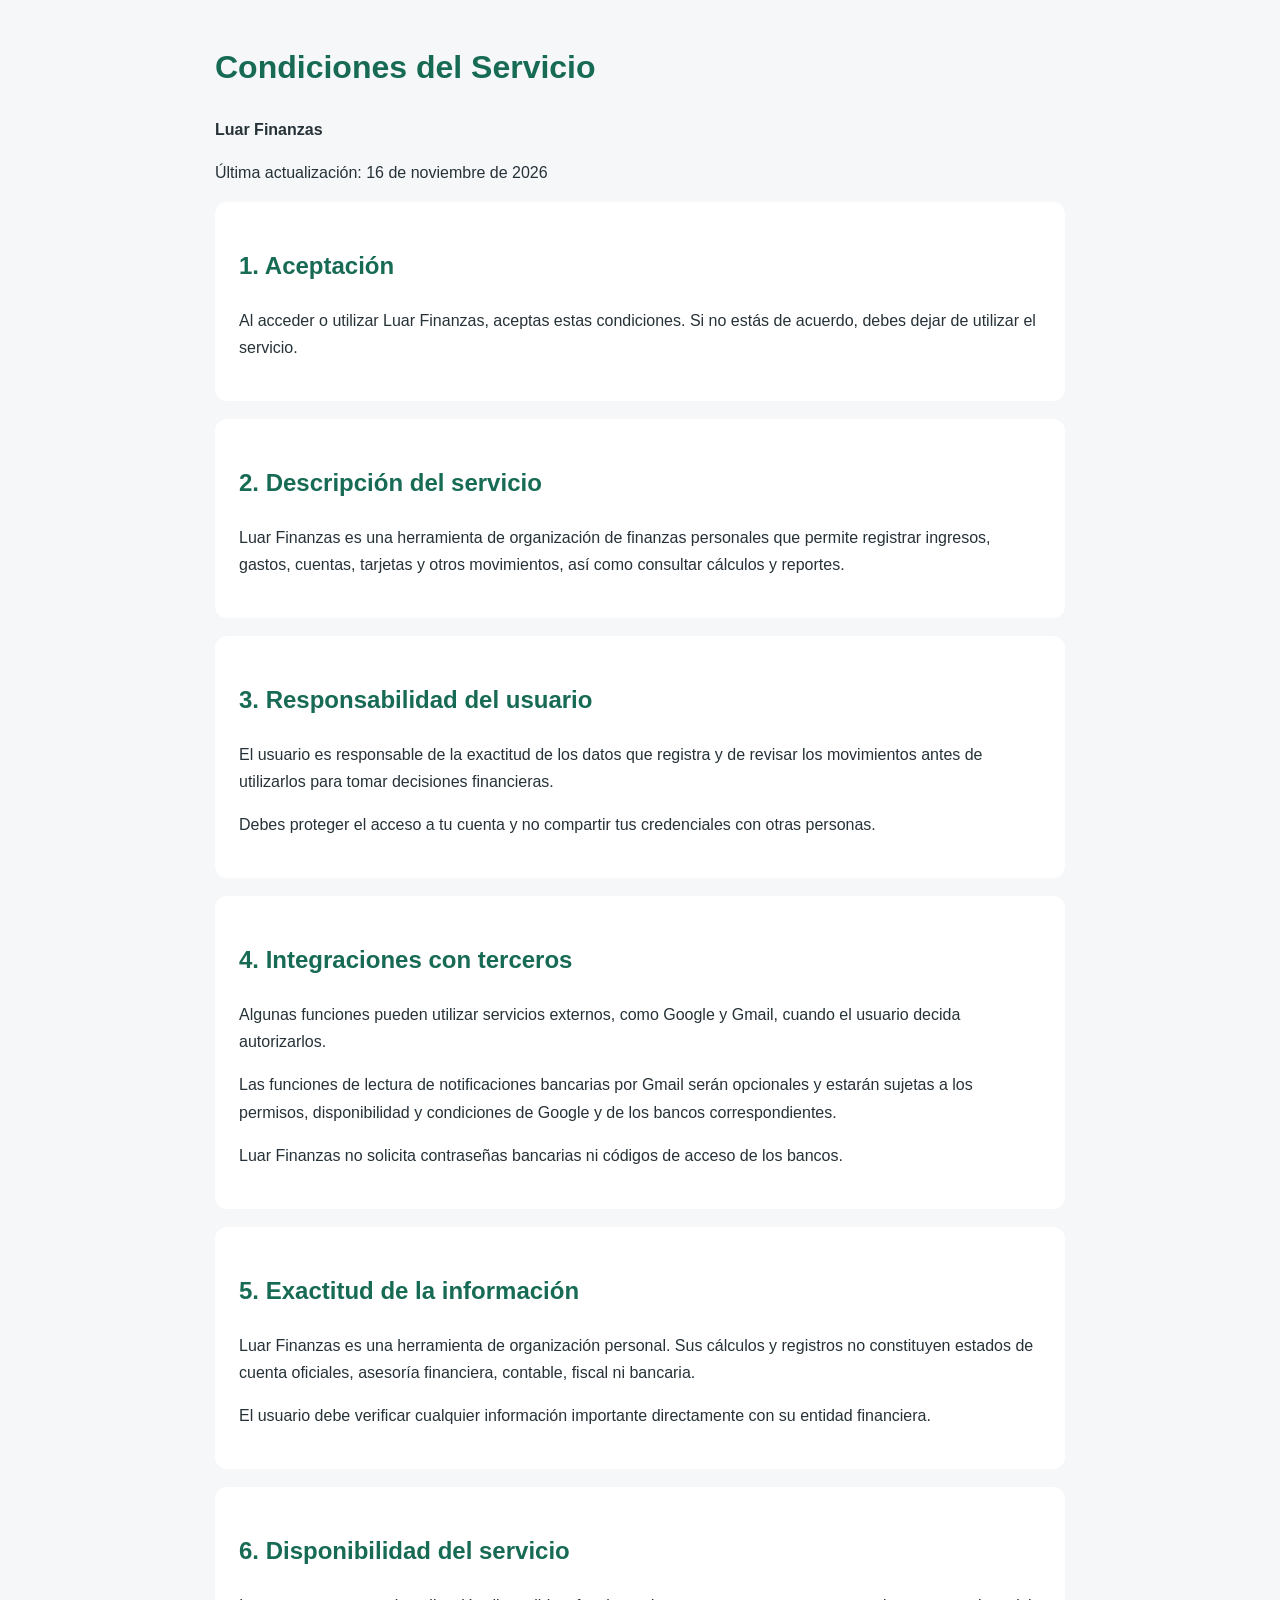
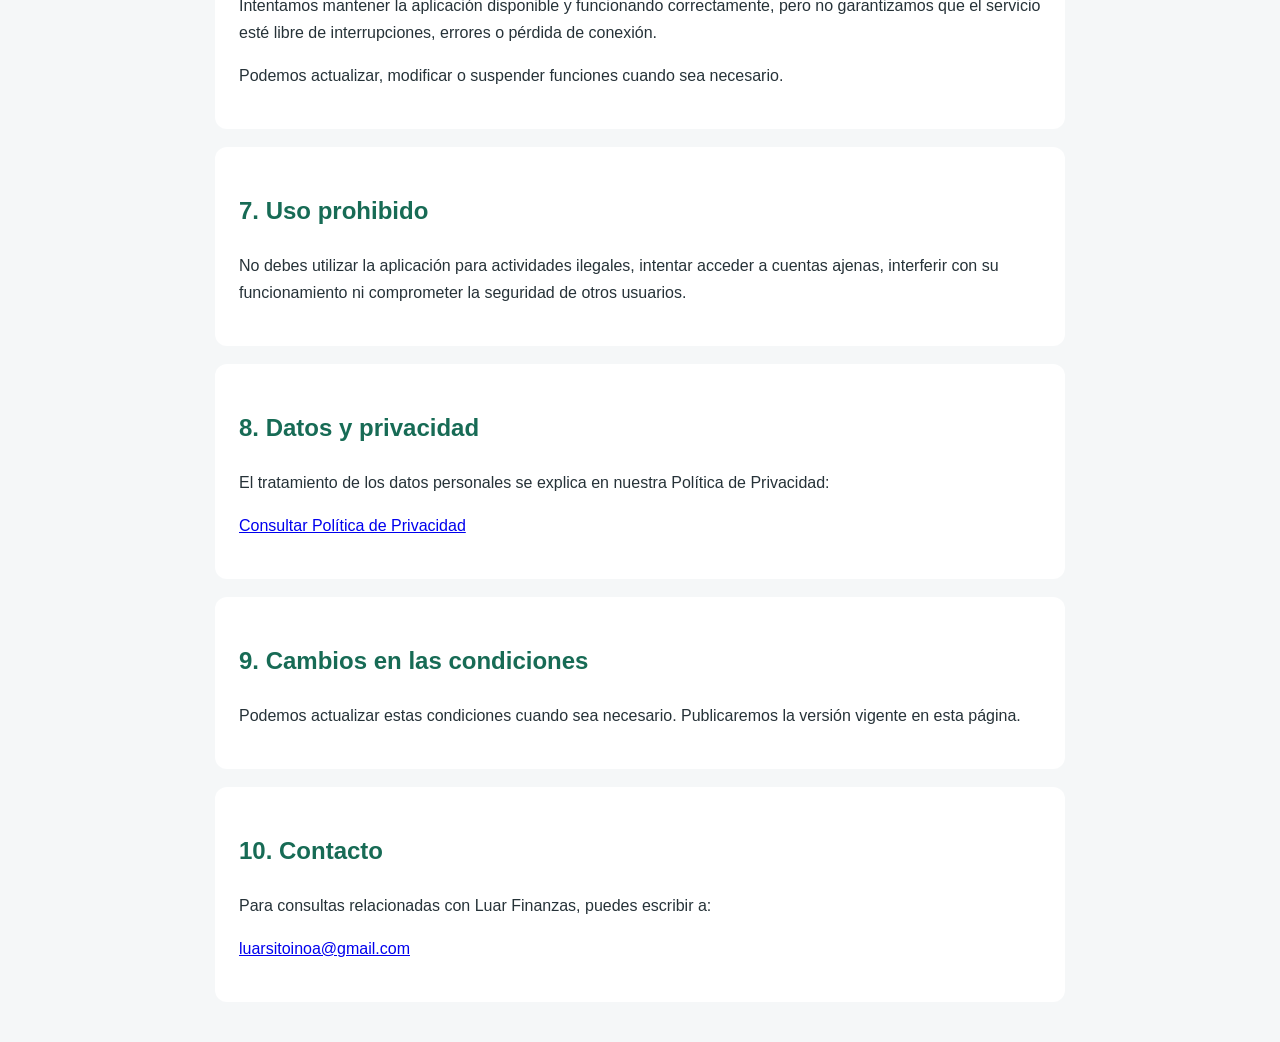
<file: condiciones.html>
<!doctype html>
<html lang="es">
<head>
  <meta charset="utf-8">
  <meta name="viewport" content="width=device-width, initial-scale=1">
  <title>Condiciones del Servicio | Luar Finanzas</title>
  <style>
    body {
      font-family: Arial, sans-serif;
      max-width: 850px;
      margin: 40px auto;
      padding: 0 20px;
      line-height: 1.7;
      color: #263238;
      background: #f5f7f8;
    }
    h1, h2 { color: #176b55; }
    section {
      background: white;
      padding: 24px;
      margin-bottom: 18px;
      border-radius: 12px;
    }
  </style>
</head>
<body>

  <h1>Condiciones del Servicio</h1>
  <p><strong>Luar Finanzas</strong></p>
  <p>Última actualización: 16 de noviembre de 2026</p>

  <section>
    <h2>1. Aceptación</h2>
    <p>Al acceder o utilizar Luar Finanzas, aceptas estas condiciones. Si no estás de acuerdo, debes dejar de utilizar el servicio.</p>
  </section>

  <section>
    <h2>2. Descripción del servicio</h2>
    <p>Luar Finanzas es una herramienta de organización de finanzas personales que permite registrar ingresos, gastos, cuentas, tarjetas y otros movimientos, así como consultar cálculos y reportes.</p>
  </section>

  <section>
    <h2>3. Responsabilidad del usuario</h2>
    <p>El usuario es responsable de la exactitud de los datos que registra y de revisar los movimientos antes de utilizarlos para tomar decisiones financieras.</p>
    <p>Debes proteger el acceso a tu cuenta y no compartir tus credenciales con otras personas.</p>
  </section>

  <section>
    <h2>4. Integraciones con terceros</h2>
    <p>Algunas funciones pueden utilizar servicios externos, como Google y Gmail, cuando el usuario decida autorizarlos.</p>
    <p>Las funciones de lectura de notificaciones bancarias por Gmail serán opcionales y estarán sujetas a los permisos, disponibilidad y condiciones de Google y de los bancos correspondientes.</p>
    <p>Luar Finanzas no solicita contraseñas bancarias ni códigos de acceso de los bancos.</p>
  </section>

  <section>
    <h2>5. Exactitud de la información</h2>
    <p>Luar Finanzas es una herramienta de organización personal. Sus cálculos y registros no constituyen estados de cuenta oficiales, asesoría financiera, contable, fiscal ni bancaria.</p>
    <p>El usuario debe verificar cualquier información importante directamente con su entidad financiera.</p>
  </section>

  <section>
    <h2>6. Disponibilidad del servicio</h2>
    <p>Intentamos mantener la aplicación disponible y funcionando correctamente, pero no garantizamos que el servicio esté libre de interrupciones, errores o pérdida de conexión.</p>
    <p>Podemos actualizar, modificar o suspender funciones cuando sea necesario.</p>
  </section>

  <section>
    <h2>7. Uso prohibido</h2>
    <p>No debes utilizar la aplicación para actividades ilegales, intentar acceder a cuentas ajenas, interferir con su funcionamiento ni comprometer la seguridad de otros usuarios.</p>
  </section>

  <section>
    <h2>8. Datos y privacidad</h2>
    <p>El tratamiento de los datos personales se explica en nuestra Política de Privacidad:</p>
    <p><a href="https://luarsitoinoa-coder.github.io/luar-finanzas/privacidad.html">Consultar Política de Privacidad</a></p>
  </section>

  <section>
    <h2>9. Cambios en las condiciones</h2>
    <p>Podemos actualizar estas condiciones cuando sea necesario. Publicaremos la versión vigente en esta página.</p>
  </section>

  <section>
    <h2>10. Contacto</h2>
    <p>Para consultas relacionadas con Luar Finanzas, puedes escribir a:</p>
    <p><a href="mailto:luarsitoinoa@gmail.com">luarsitoinoa@gmail.com</a></p>
  </section>

</body>
</html>
</file>
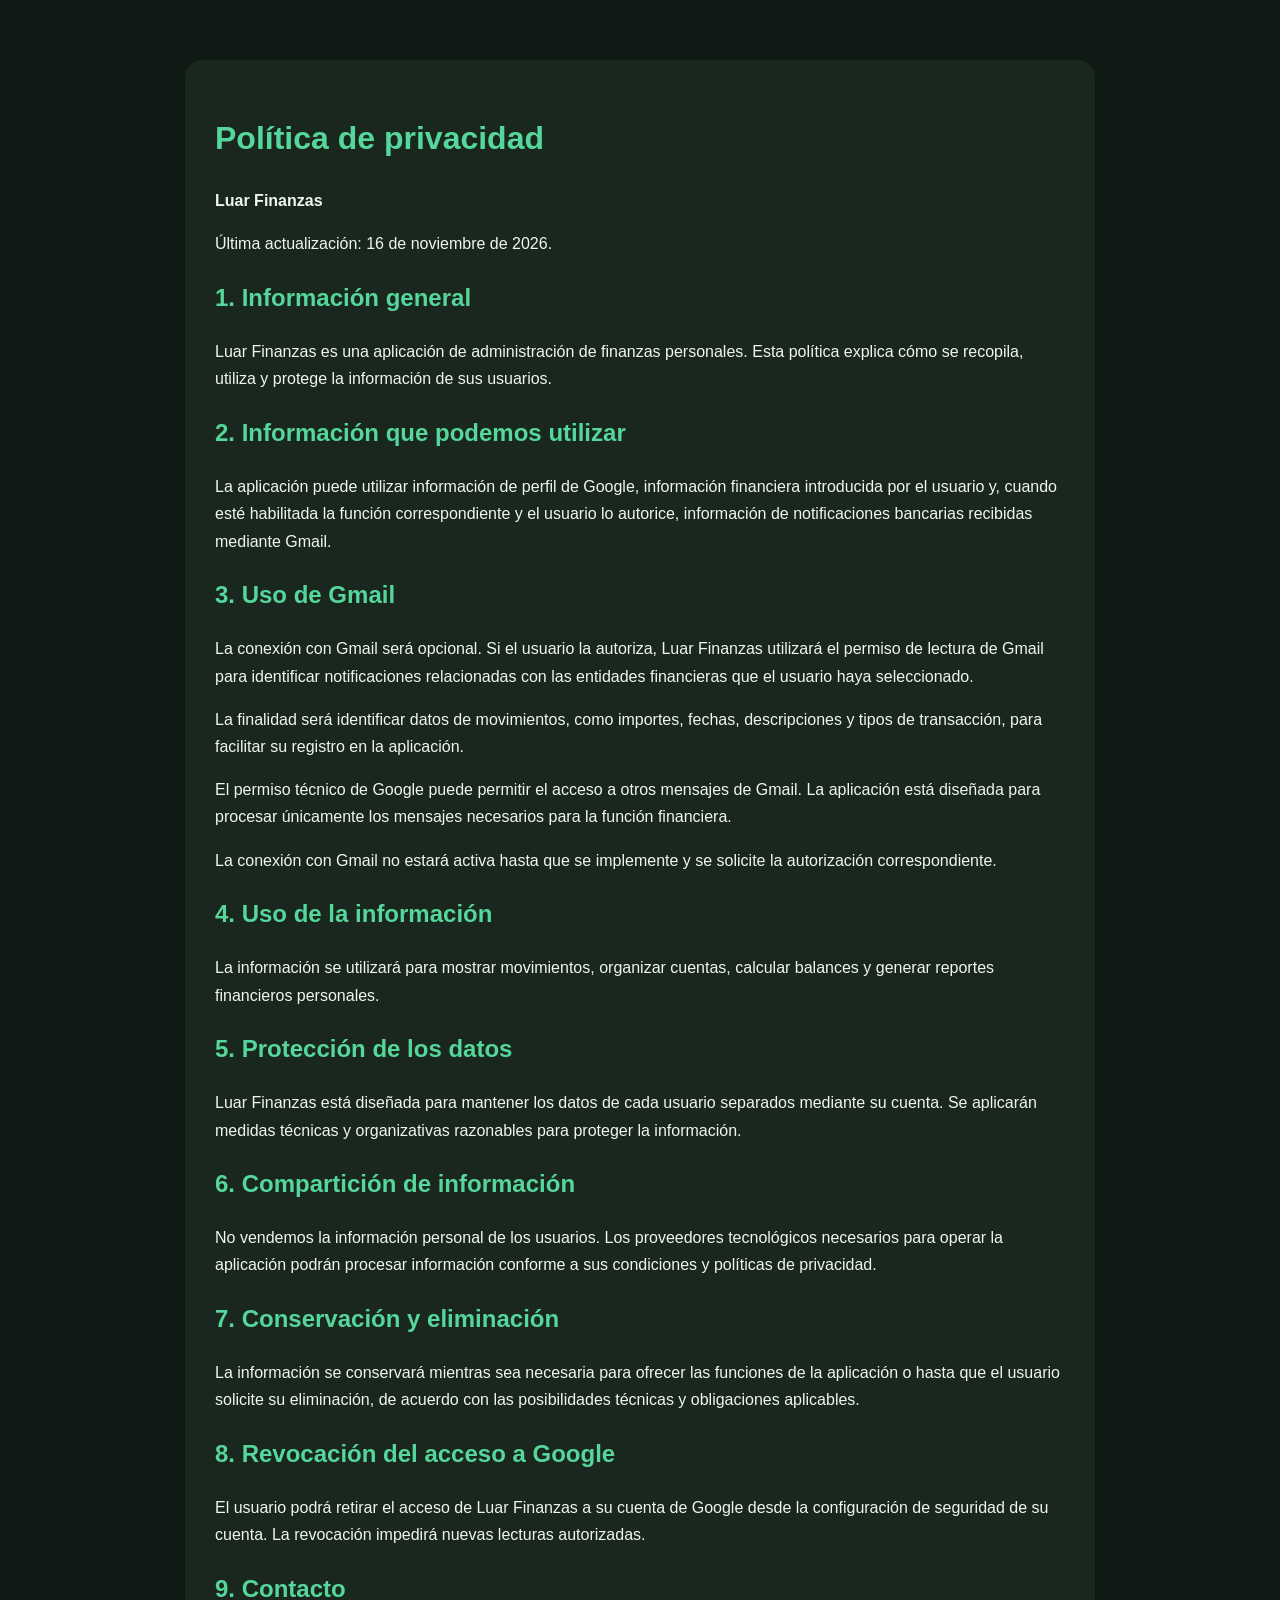
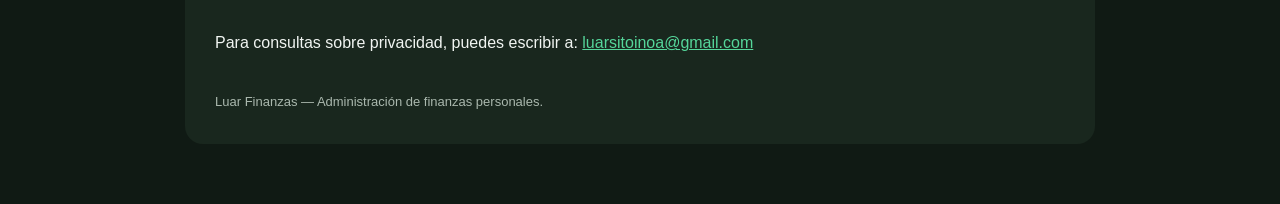
<file: privacidad.html>
<!DOCTYPE html>
<html lang="es">
<head>
  <meta charset="UTF-8">
  <meta name="viewport" content="width=device-width, initial-scale=1.0">
  <title>Política de privacidad | Luar Finanzas</title>
  <style>
    body {
      margin: 0;
      padding: 25px;
      background: #101a14;
      color: #f1f5f2;
      font-family: Arial, sans-serif;
      line-height: 1.7;
    }
    main {
      max-width: 850px;
      margin: 35px auto;
      padding: 30px;
      background: #19271e;
      border-radius: 18px;
    }
    h1, h2 { color: #55d69a; }
    a { color: #55d69a; }
    footer {
      margin-top: 35px;
      color: #aab8ae;
      font-size: 13px;
    }
  </style>
</head>
<body>
<main>
  <h1>Política de privacidad</h1>
  <p><strong>Luar Finanzas</strong></p>
  <p>Última actualización: 16 de noviembre de 2026.</p>

  <h2>1. Información general</h2>
  <p>
    Luar Finanzas es una aplicación de administración de finanzas
    personales. Esta política explica cómo se recopila, utiliza y
    protege la información de sus usuarios.
  </p>

  <h2>2. Información que podemos utilizar</h2>
  <p>
    La aplicación puede utilizar información de perfil de Google,
    información financiera introducida por el usuario y, cuando
    esté habilitada la función correspondiente y el usuario lo
    autorice, información de notificaciones bancarias recibidas
    mediante Gmail.
  </p>

  <h2>3. Uso de Gmail</h2>
  <p>
    La conexión con Gmail será opcional. Si el usuario la autoriza,
    Luar Finanzas utilizará el permiso de lectura de Gmail para
    identificar notificaciones relacionadas con las entidades
    financieras que el usuario haya seleccionado.
  </p>
  <p>
    La finalidad será identificar datos de movimientos, como
    importes, fechas, descripciones y tipos de transacción, para
    facilitar su registro en la aplicación.
  </p>
  <p>
    El permiso técnico de Google puede permitir el acceso a otros
    mensajes de Gmail. La aplicación está diseñada para procesar
    únicamente los mensajes necesarios para la función financiera.
  </p>
  <p>
    La conexión con Gmail no estará activa hasta que se implemente
    y se solicite la autorización correspondiente.
  </p>

  <h2>4. Uso de la información</h2>
  <p>
    La información se utilizará para mostrar movimientos,
    organizar cuentas, calcular balances y generar reportes
    financieros personales.
  </p>

  <h2>5. Protección de los datos</h2>
  <p>
    Luar Finanzas está diseñada para mantener los datos de cada
    usuario separados mediante su cuenta. Se aplicarán medidas
    técnicas y organizativas razonables para proteger la
    información.
  </p>

  <h2>6. Compartición de información</h2>
  <p>
    No vendemos la información personal de los usuarios.
    Los proveedores tecnológicos necesarios para operar la
    aplicación podrán procesar información conforme a sus
    condiciones y políticas de privacidad.
  </p>

  <h2>7. Conservación y eliminación</h2>
  <p>
    La información se conservará mientras sea necesaria para
    ofrecer las funciones de la aplicación o hasta que el usuario
    solicite su eliminación, de acuerdo con las posibilidades
    técnicas y obligaciones aplicables.
  </p>

  <h2>8. Revocación del acceso a Google</h2>
  <p>
    El usuario podrá retirar el acceso de Luar Finanzas a su
    cuenta de Google desde la configuración de seguridad de
    su cuenta. La revocación impedirá nuevas lecturas autorizadas.
  </p>

  <h2>9. Contacto</h2>
  <p>
    Para consultas sobre privacidad, puedes escribir a:
    <a href="mailto:luarsitoinoa@gmail.com">
      luarsitoinoa@gmail.com
    </a>
  </p>

  <footer>
    Luar Finanzas — Administración de finanzas personales.
  </footer>
</main>
</body>
</html>
</file>
